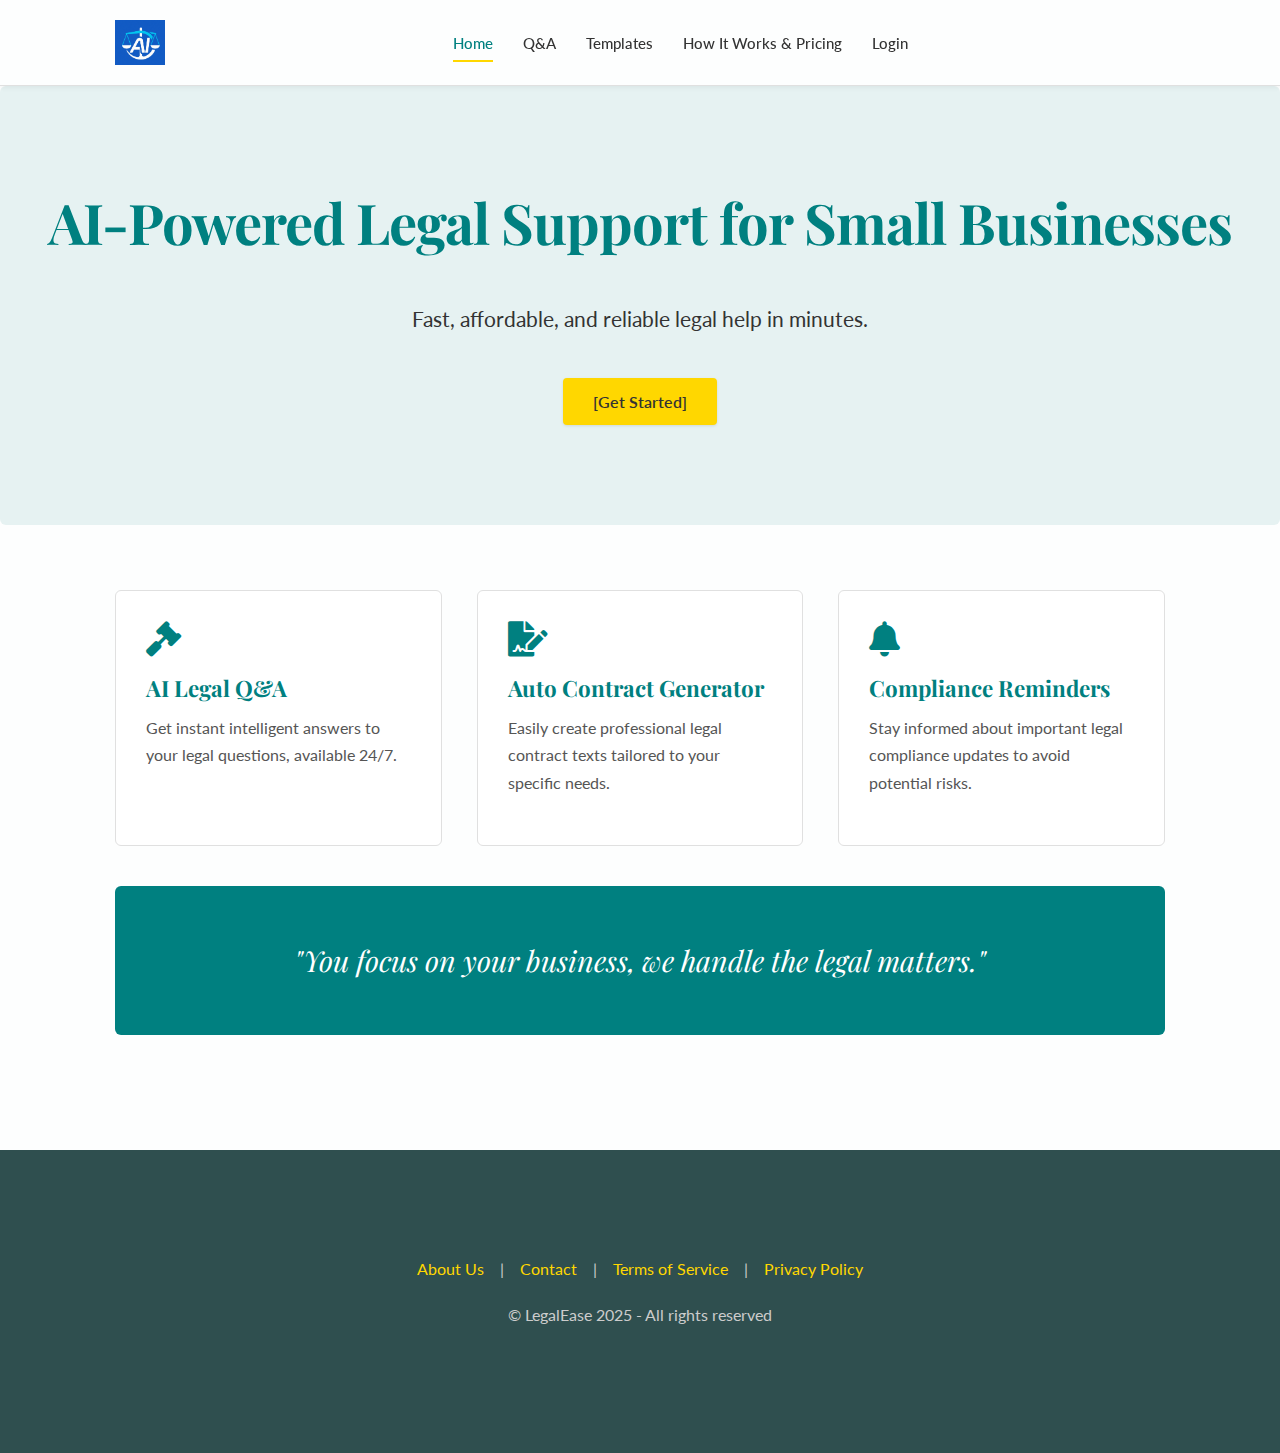
<file: index.html>
<!DOCTYPE html>
<html lang="zh-CN">
<head>
    <meta charset="UTF-8">
    <meta name="viewport" content="width=device-width, initial-scale=1.0">
    <link href="https://fonts.googleapis.com/css2?family=Lato:wght@300;400;700&family=Playfair+Display:wght@400;700&display=swap" rel="stylesheet">
    <link rel="stylesheet" href="https://cdnjs.cloudflare.com/ajax/libs/font-awesome/5.15.4/css/all.min.css">
    <link rel="stylesheet" href="css/style.css">
    <title>首页</title>
</head>
<body>
       <header>
           <div class="container header-container">
               <div class="logo">
                   <a href="index.html">
                       <!-- 您的Logo图片 -->
                       <img src="./img/logo.jpg" alt="LegalEase Logo">
                   </a>
               </div>
                           <nav class="main-navigation">
                                  <ul>
                                      <li><a href="index.html">Home</a></li>
                                      <li><a href="question and answer.html">Q&A</a></li>
                                      <li><a href="template.html">Templates</a></li>
                                      <li><a href="working principle.html">How It Works & Pricing</a></li>
                                      <li><a href="#">Login</a></li>
                                  </ul>
                              </nav>
                              <div class="header-search-area">
                              </div>
                          </div>
                      </header>
               
                   <main>
                       <section id="hero-banner">
                           <h1>AI-Powered Legal Support for Small Businesses</h1>
                           <p>Fast, affordable, and reliable legal help in minutes.</p>
                           <button type="button" id="open-modal-btn">[Get Started]</button>
                       </section>
               
                       <div class="container">
                           <section id="core-features">
                               <div class="feature-item" data-feature="qa">
                                   <i class="fas fa-gavel fa-2x icon-interactive"></i>
                                   <h3>AI Legal Q&A</h3>
                                   <p>Get instant intelligent answers to your legal questions, available 24/7.</p>
                               </div>
                               <div class="feature-item" data-feature="generator">
                                   <i class="fas fa-file-signature fa-2x icon-interactive"></i>
                                   <h3>Auto Contract Generator</h3>
                                   <p>Easily create professional legal contract texts tailored to your specific needs.</p>
                               </div>
                               <div class="feature-item" data-feature="reminders">
                                   <i class="fas fa-bell fa-2x icon-interactive"></i>
                                   <h3>Compliance Reminders</h3>
                                   <p>Stay informed about important legal compliance updates to avoid potential risks.</p>
                               </div>
                           </section>
               
                           <!-- Area to display core feature descriptions -->
                           <section id="feature-description-area" class="feature-description-hidden">
                               <p id="feature-description-text"></p>
                           </section>
               
                           <section id="quote-section">
                               <blockquote>
                                   <p>"You focus on your business, we handle the legal matters."</p>
                               </blockquote>
                           </section>
                       </div>
                   </main>
               
                   <footer>
                       <div class="container">
                           <p><a href="#">About Us</a> | <a href="#">Contact</a> | <a href="#">Terms of Service</a> | <a href="#">Privacy Policy</a></p>
                           <p>© LegalEase 2025 - All rights reserved</p>
                       </div>
                   </footer>
               
                   <!-- Modal Pop-up -->
                   <div id="info-modal" class="modal">
                       <div class="modal-content">
                           <span class="close-btn">×</span>
                           <h2>Welcome to LegalEase!</h2>
                           <p>We are dedicated to providing convenient and intelligent legal services for small businesses.</p>
                           <ul>
                               <li><i class="fas fa-check-circle"></i> AI-Powered Legal Q&A</li>
                               <li><i class="fas fa-check-circle"></i> Automated Contract Generation</li>
                               <li><i class="fas fa-check-circle"></i> Real-time Compliance Reminders</li>
                           </ul>
                           <p>Click the buttons below to explore more features or start your experience now!</p>
                           <a href="how-it-works-pricing.html" class="button-style" style="margin-right: 10px;">Learn More</a>
                           <a href="templates.html" class="button-style">[Choose Contract Template]</a>
                       </div>
                   </div>

    <script src="js/script.js"></script>
</body>
</html>
</file>
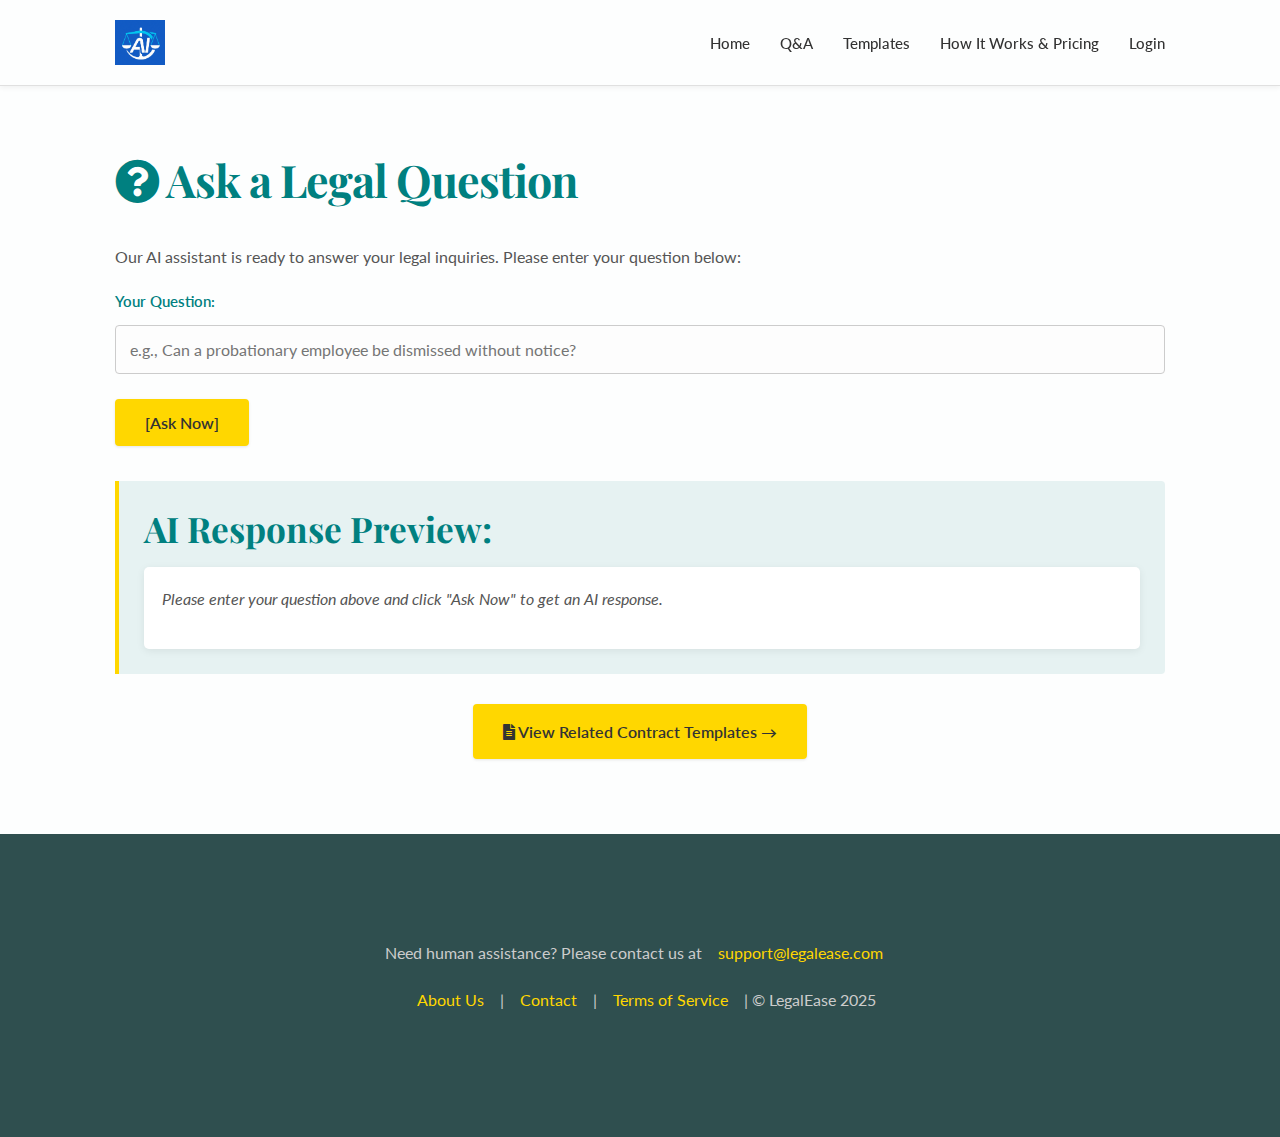
<file: question and answer.html>
<!DOCTYPE html>
<html lang="zh-CN">
<head>
    <meta charset="UTF-8">
    <meta name="viewport" content="width=device-width, initial-scale=1.0">
    <link href="https://fonts.googleapis.com/css2?family=Lato:wght@300;400;700&family=Playfair+Display:wght@400;700&display=swap" rel="stylesheet">
    <link rel="stylesheet" href="https://cdnjs.cloudflare.com/ajax/libs/font-awesome/5.15.4/css/all.min.css">
    <link rel="stylesheet" href="css/style.css">
    <title>法律问答</title>
</head>
<body>
    <header>
        <div class="container">
            <div class="logo">
                <a href="index.html">
                    <!--logo -->
                    <img src="./img/logo.jpg" alt="LegalEase Logo">
                </a>
            </div>
            <nav>
                            <nav class="main-navigation">
                                <ul>
                                    <li><a href="index.html">Home</a></li>
                                    <li><a href="question and answer.html">Q&A</a></li>
                                    <li><a href="template.html">Templates</a></li>
                                    <li><a href="working principle.html">How It Works & Pricing</a></li>
                                    <li><a href="#">Login</a></li>
                                </ul>
                            </nav>
                        </div>
                    </header>
                
                    <div class="container">
                        <main>
                            <h1><i class="fas fa-question-circle icon-interactive"></i> Ask a Legal Question</h1>
                            <p>Our AI assistant is ready to answer your legal inquiries. Please enter your question below:</p>
                            <form id="qa-form">
                                <div>
                                    <label for="legal-question">Your Question:</label>
                                    <input type="text" id="legal-question" name="legal-question" placeholder="e.g., Can a probationary employee be dismissed without notice?" required>
                                </div>
                                <button type="submit" id="submit-question-btn">[Ask Now]</button>
                            </form>
                
                            <section id="response-area">
                                <h2>AI Response Preview:</h2>
                                <div class="ai-bubble" id="ai-response-bubble">
                                    <p id="ai-response-text"><em>Please enter your question above and click "Ask Now" to get an AI response.</em></p>
                                </div>
                            </section>
                
                            <section id="quick-link" style="margin-top: 30px; text-align: center;">
                                <a href="templates.html" class="button-style"><i class="fas fa-file-alt"></i> View Related Contract Templates →</a>
                            </section>
                        </main>
                    </div>
                
                    <footer>
                        <div class="container">
                            <p>Need human assistance? Please contact us at <a href="mailto:support@legalease.com">support@legalease.com</a></p>
                            <p><a href="#">About Us</a> | <a href="#">Contact</a> | <a href="#">Terms of Service</a> | © LegalEase 2025</p>
                        </div>
                    </footer>
    </footer>
    <script src="js/script.js"></script>
</body>
</html>
</file>
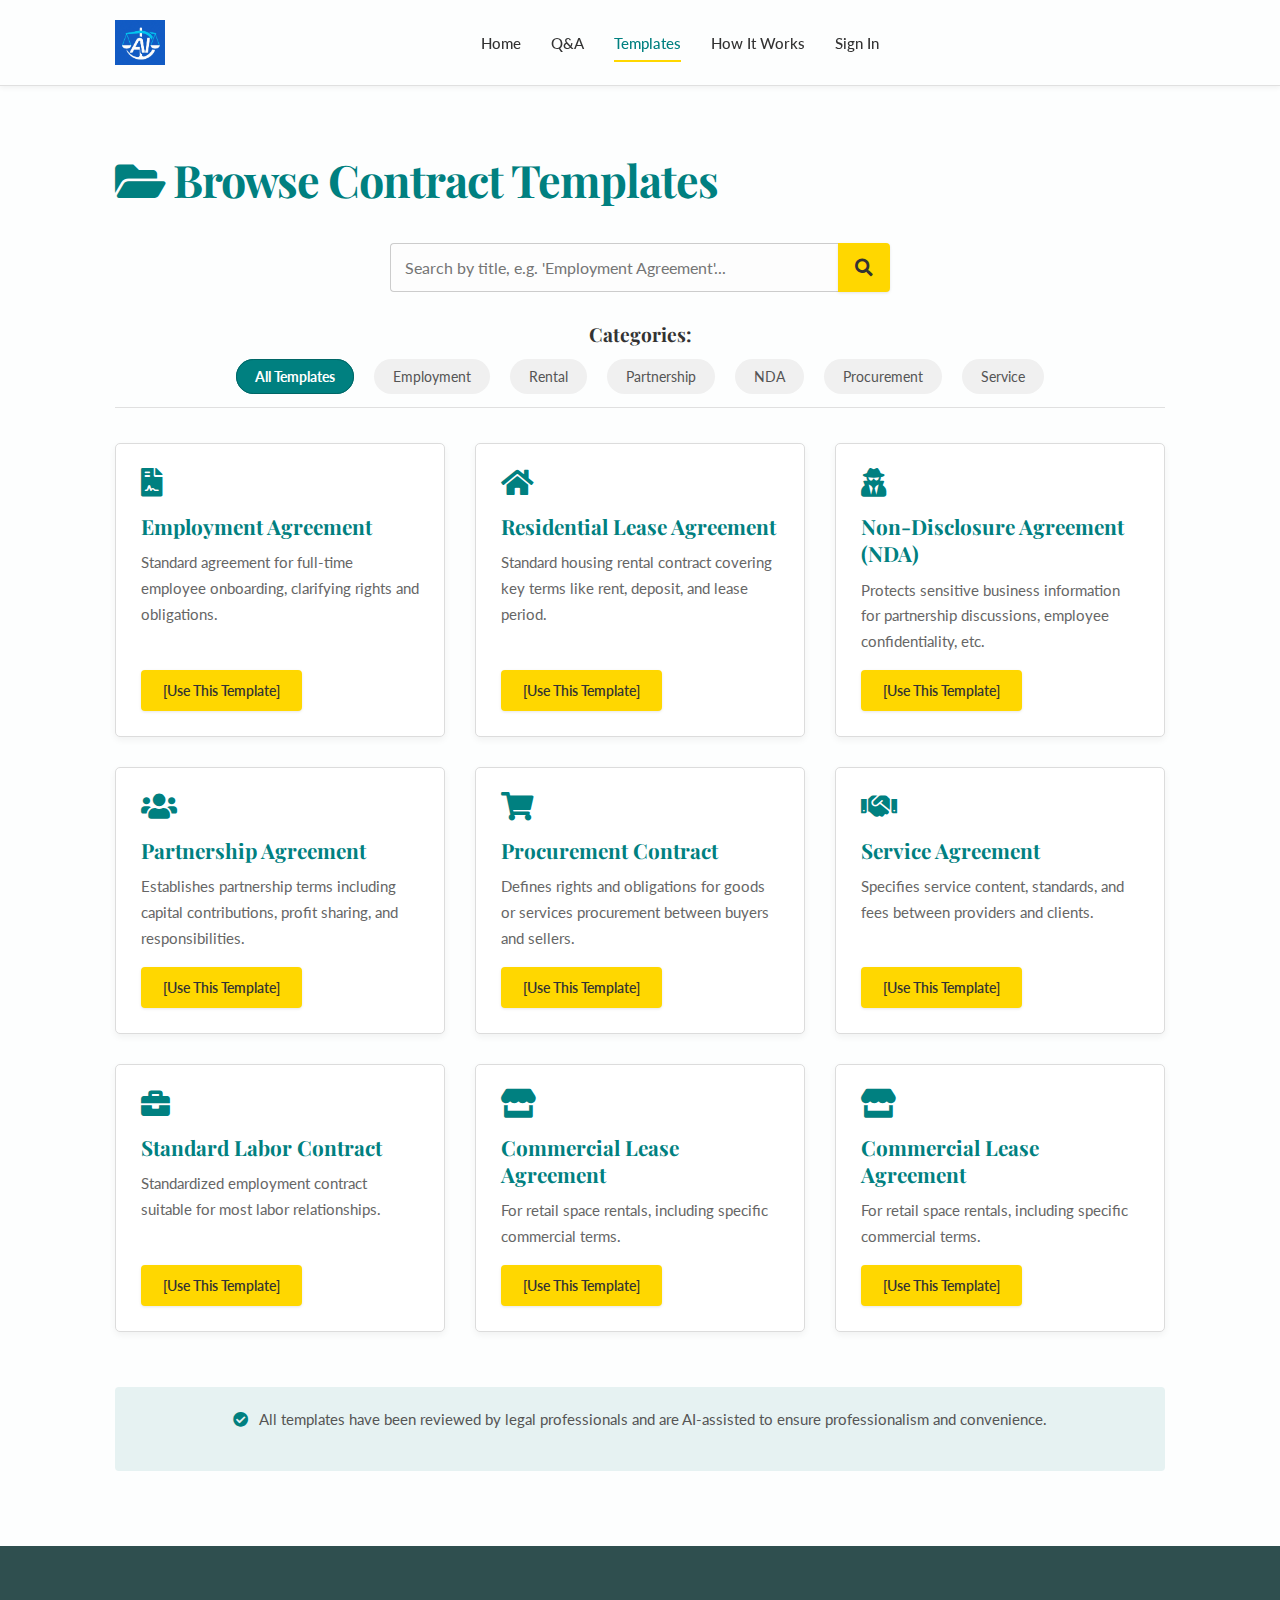
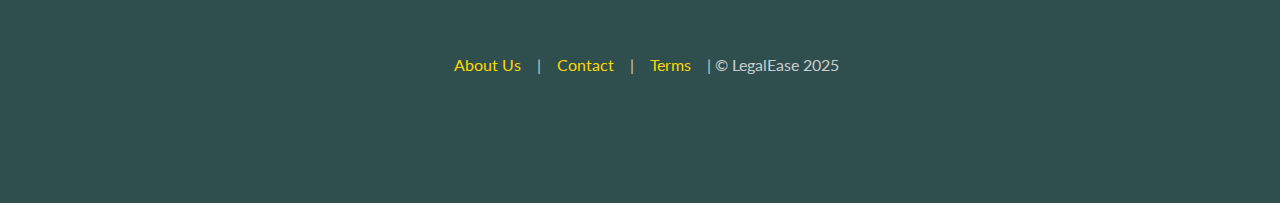
<file: template.html>
<!DOCTYPE html>
<html lang="zh-CN">
<head>
    <meta charset="UTF-8">
    <meta name="viewport" content="width=device-width, initial-scale=1.0">
    <link href="https://fonts.googleapis.com/css2?family=Lato:wght@300;400;700&family=Playfair+Display:wght@400;700&display=swap" rel="stylesheet">
    <link rel="stylesheet" href="https://cdnjs.cloudflare.com/ajax/libs/font-awesome/5.15.4/css/all.min.css">
    <link rel="stylesheet" href="css/style.css">
    <title>合同模板</title>
</head>
<body>
        <header>
            <div class="container header-container"> 
                <div class="logo">
                    <a href="index.html">
                        <!-- 您的Logo图片 -->
                        <img src="./img/logo.jpg" alt="LegalEase Logo">
                    </a>
                </div>
               <nav class="main-navigation">
                   <ul>
                       <li><a href="index.html">Home</a></li>
                       <li><a href="question and answer.html">Q&A</a></li>
                       <li><a href="template.html">Templates</a></li>
                       <li><a href="working principle.html">How It Works</a></li>
                       <li><a href="#">Sign In</a></li>
                   </ul>
               </nav>
               <div class="header-search-area">
               </div>
               </div>
               </header>
               
               <div class="container">
                   <main>
                       <h1><i class="fas fa-folder-open icon-interactive"></i> Browse Contract Templates</h1>
                       <div class="template-controls">
                           <div class="search-bar-container">
                               <label for="search-templates" class="sr-only">Search Templates</label>
                               <input type="search" id="search-templates-input" name="search-templates" placeholder="Search by title, e.g. 'Employment Agreement'...">
                               <button id="search-templates-btn" class="button-style search-btn"><i class="fas fa-search"></i></button>
                           </div>
                       </div>
               
                       <nav id="template-categories">
                           <h3>Categories:</h3>
                           <a href="#" data-category="all" class="category-link active">All Templates</a>
                           <a href="#" data-category="employment" class="category-link">Employment</a>
                           <a href="#" data-category="rental" class="category-link">Rental</a>
                           <a href="#" data-category="partnership" class="category-link">Partnership</a>
                           <a href="#" data-category="nda" class="category-link">NDA</a>
                           <a href="#" data-category="procurement" class="category-link">Procurement</a>
                           <a href="#" data-category="service" class="category-link">Service</a>
                       </nav>
               
                       <section id="template-cards">
                           <article class="template-card" data-category="employment">
                               <i class="fas fa-file-contract fa-2x card-icon icon-interactive"></i>
                               <h3 class="template-title">Employment Agreement</h3>
                               <p class="template-description">Standard agreement for full-time employee onboarding, clarifying rights and obligations.</p>
                               <button type="button" class="cta-button fill-template-btn">[Use This Template]</button>
                           </article>
                           <article class="template-card" data-category="rental">
                               <i class="fas fa-home fa-2x card-icon icon-interactive"></i>
                               <h3 class="template-title">Residential Lease Agreement</h3>
                               <p class="template-description">Standard housing rental contract covering key terms like rent, deposit, and lease period.</p>
                               <button type="button" class="cta-button fill-template-btn">[Use This Template]</button>
                           </article>
                           <article class="template-card" data-category="nda">
                               <i class="fas fa-user-secret fa-2x card-icon icon-interactive"></i>
                               <h3 class="template-title">Non-Disclosure Agreement (NDA)</h3>
                               <p class="template-description">Protects sensitive business information for partnership discussions, employee confidentiality, etc.</p>
                               <button type="button" class="cta-button fill-template-btn">[Use This Template]</button>
                           </article>
                           <article class="template-card" data-category="partnership">
                               <i class="fas fa-users fa-2x card-icon icon-interactive"></i>
                               <h3 class="template-title">Partnership Agreement</h3>
                               <p class="template-description">Establishes partnership terms including capital contributions, profit sharing, and responsibilities.</p>
                               <button type="button" class="cta-button fill-template-btn">[Use This Template]</button>
                           </article>
                           <article class="template-card" data-category="procurement">
                               <i class="fas fa-shopping-cart fa-2x card-icon icon-interactive"></i>
                               <h3 class="template-title">Procurement Contract</h3>
                               <p class="template-description">Defines rights and obligations for goods or services procurement between buyers and sellers.</p>
                               <button type="button" class="cta-button fill-template-btn">[Use This Template]</button>
                           </article>
                           <article class="template-card" data-category="service">
                               <i class="fas fa-handshake fa-2x card-icon icon-interactive"></i>
                               <h3 class="template-title">Service Agreement</h3>
                               <p class="template-description">Specifies service content, standards, and fees between providers and clients.</p>
                               <button type="button" class="cta-button fill-template-btn">[Use This Template]</button>
                           </article>
                           <article class="template-card" data-category="employment">
                               <i class="fas fa-briefcase fa-2x card-icon icon-interactive"></i>
                               <h3 class="template-title">Standard Labor Contract</h3>
                               <p class="template-description">Standardized employment contract suitable for most labor relationships.</p>
                               <button type="button" class="cta-button fill-template-btn">[Use This Template]</button>
                           </article>
                           <article class="template-card" data-category="rental">
                               <i class="fas fa-store fa-2x card-icon icon-interactive"></i>
                               <h3 class="template-title">Commercial Lease Agreement</h3>
                               <p class="template-description">For retail space rentals, including specific commercial terms.</p>
                               <button type="button" class="cta-button fill-template-btn">[Use This Template]</button>
                           </article>
                           <article class="template-card" data-category="rental">
                               <i class="fas fa-store fa-2x card-icon icon-interactive"></i>
                               <h3 class="template-title">Commercial Lease Agreement</h3>
                               <p class="template-description">For retail space rentals, including specific commercial terms.</p>
                               <button type="button" class="cta-button fill-template-btn">[Use This Template]</button>
                           </article>
                       </section>
               
                       <!-- Dynamic Form -->
                       <section id="template-fill-area" class="template-fill-area-hidden">
                           <h3 id="fill-area-title">Filling: <span id="filling-template-name"></span></h3>
                           <div id="fill-form-container">
                               <!-- Dynamic content will be inserted here -->
                           </div>
                           <button id="submit-filled-template-btn" class="button-style">[Submit]</button>
                           <button id="cancel-fill-template-btn" class="button-style secondary-btn">[Cancel]</button>
                       </section>
               
                       <div class="message-below" style="margin-top: 30px;">
                           <p><i class="fas fa-check-circle"></i> All templates have been reviewed by legal professionals and are AI-assisted to ensure professionalism and convenience.</p>
                       </div>
                   </main>
               </div>
               
               <footer>
                   <div class="container">
                       <p><a href="#">About Us</a> | <a href="#">Contact</a> | <a href="#">Terms</a> | © LegalEase 2025</p>
                   </div>
               </footer>
               
               <!-- Success Notification -->
               <div id="success-modal" class="modal">
                   <div class="modal-content" style="max-width: 400px; text-align: center;">
                       <span class="close-btn success-modal-close">×</span>
                       <i class="fas fa-check-circle fa-3x" style="color: #28a745; margin-bottom: 15px;"></i>
                       <h2>Success!</h2>
                       <p>Your template has been submitted.</p>
                       <button class="button-style success-modal-close">[Close]</button>
                   </div>
               </div>

    <script src="js/script.js"></script>
</body>
</html>
</file>
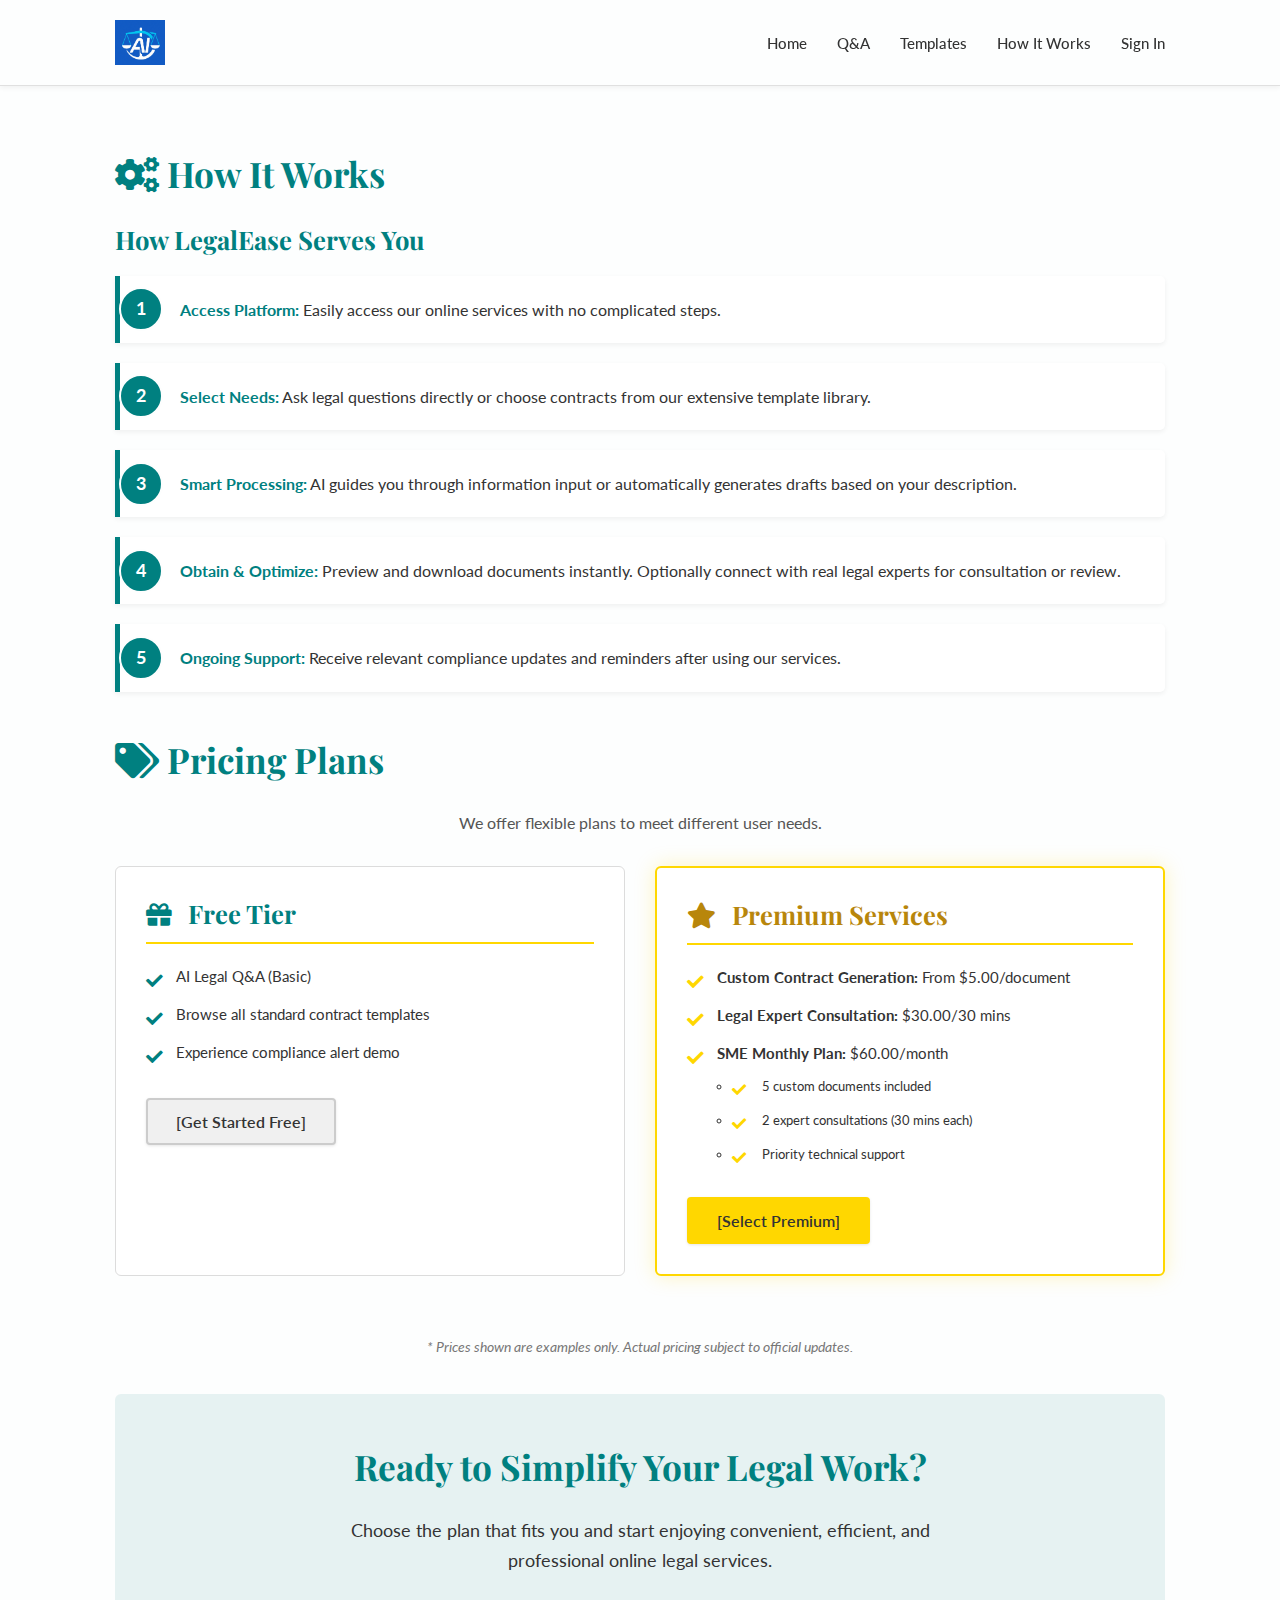
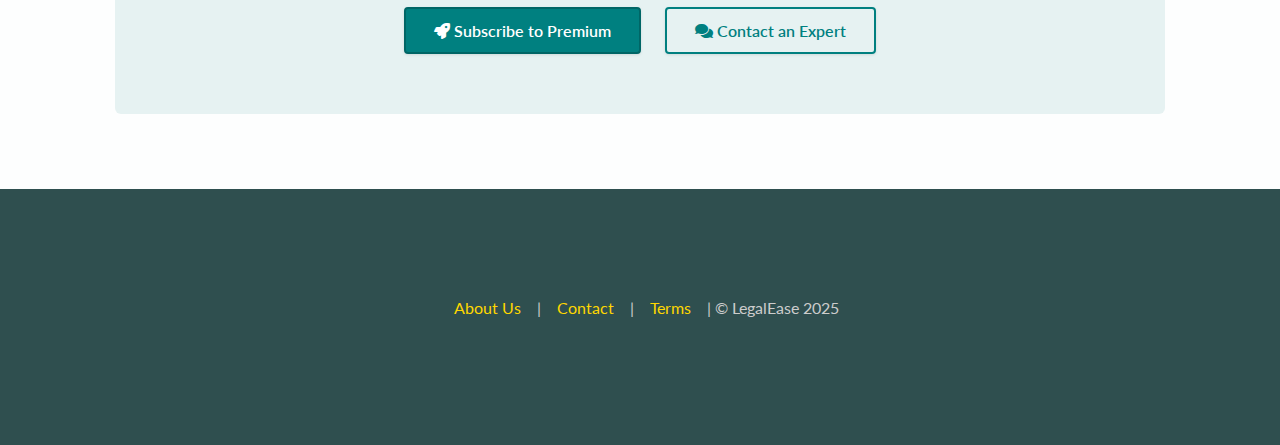
<file: working principle.html>
<!DOCTYPE html>
<html lang="en">
<head>
    <meta charset="UTF-8">
    <meta name="viewport" content="width=device-width, initial-scale=1.0">
    <link href="https://fonts.googleapis.com/css2?family=Lato:wght@300;400;700&family=Playfair+Display:wght@400;700&display=swap" rel="stylesheet">
    <link rel="stylesheet" href="https://cdnjs.cloudflare.com/ajax/libs/font-awesome/5.15.4/css/all.min.css">
    <link rel="stylesheet" href="css/style.css">
    <title>How It Works & Pricing</title>
</head>
<body>
    <header>
        <div class="container">
            <div class="logo">
                <a href="index.html">
                    <img src="./img/logo.jpg" alt="LegalEase Logo">
                </a>
            </div>
            <nav>
                <ul>
                    <li><a href="index.html">Home</a></li>
                    <li><a href="question and answer.html">Q&A</a></li>
                    <li><a href="template.html">Templates</a></li>
                    <li><a href="working principle.html">How It Works</a></li>
                    <li><a href="#">Sign In</a></li>
                </ul>
            </nav>
        </div>
    </header>

    <div class="container">
        <main>
            <section id="how-it-works">
                <h2><i class="fas fa-cogs icon-interactive"></i> How It Works</h2>
                <h3>How LegalEase Serves You</h3>
                <ol>
                    <li class="how-it-works-step"><strong>Access Platform:</strong> Easily access our online services with no complicated steps.</li>
                    <li class="how-it-works-step"><strong>Select Needs:</strong> Ask legal questions directly or choose contracts from our extensive template library.</li>
                    <li class="how-it-works-step"><strong>Smart Processing:</strong> AI guides you through information input or automatically generates drafts based on your description.</li>
                    <li class="how-it-works-step"><strong>Obtain & Optimize:</strong> Preview and download documents instantly. Optionally connect with real legal experts for consultation or review.</li>
                    <li class="how-it-works-step"><strong>Ongoing Support:</strong> Receive relevant compliance updates and reminders after using our services.</li>
                </ol>
            </section>

            <section id="pricing">
                <h2><i class="fas fa-tags icon-interactive"></i> Pricing Plans</h2>
                <p style="text-align:center; margin-bottom:30px;">We offer flexible plans to meet different user needs.</p>
                
                <div class="pricing-grid"> 
                    <div class="pricing-section pricing-card"> 
                        <h3><i class="fas fa-gift"></i> Free Tier</h3>
                        <ul>
                            <li>AI Legal Q&A (Basic)</li>
                            <li>Browse all standard contract templates</li>
                            <li>Experience compliance alert demo</li>
                        </ul>
                         <button type="button" id="free-start-btn" class="button-style" style="margin-top: 20px; background-color: #f0f0f0; color: #333; border-color: #ccc;">[Get Started Free]</button>
                    </div>

                    <div class="pricing-section pricing-card premium-services highlight-plan"> 
                        <h3><i class="fas fa-star"></i> Premium Services</h3>
                        <ul>
                            <li><strong>Custom Contract Generation:</strong> From $5.00/document</li>
                            <li><strong>Legal Expert Consultation:</strong> $30.00/30 mins</li>
                            <li><strong>SME Monthly Plan:</strong> $60.00/month
                                <ul style="margin-left: 15px; margin-top: 8px; font-size: 0.9em; list-style-type: circle;">
                                    <li>5 custom documents included</li>
                                    <li>2 expert consultations (30 mins each)</li>
                                    <li>Priority technical support</li>
                                </ul>
                            </li>
                        </ul>
                        <button type="button" id="select-premium-btn" class="button-style" style="margin-top: 20px;">[Select Premium]</button>
                    </div>
                </div>
                 <p style="font-size:0.85em; color: #777; margin-top:25px; text-align:center;"><i>* Prices shown are examples only. Actual pricing subject to official updates.</i></p>
            </section>

            <section id="call-to-action">
                <h2>Ready to Simplify Your Legal Work?</h2>
                <p>Choose the plan that fits you and start enjoying convenient, efficient, and professional online legal services.</p>
                <button type="button" class="primary-cta"><i class="fas fa-rocket"></i> Subscribe to Premium</button>
                <button type="button" style="background-color: transparent; border-color: #008080; color: #008080;"><i class="fas fa-comments"></i> Contact an Expert</button>
            </section>
        </main>
    </div>

    <footer>
        <div class="container">
             <p><a href="#">About Us</a> | <a href="#">Contact</a> | <a href="#">Terms</a> | © LegalEase 2025</p>
        </div>
    </footer>

    <!-- Generic Modal for Notifications -->
    <div id="notification-modal" class="modal">
        <div class="modal-content" style="max-width: 450px; text-align: center;">
            <span class="close-btn notification-modal-close">×</span>
            <div id="notification-modal-icon">
                {/* Icon will be set by JS */}
            </div>
            <h2 id="notification-modal-title">Notification</h2>
            <p id="notification-modal-message">Message content</p>
            <div id="notification-modal-actions">
                {/* Action buttons will be set by JS if needed */}
                <button class="button-style notification-modal-close">[Got It]</button>
            </div>
        </div>
    </div>

    <script src="js/script.js"></script>
</body>
</html>
</file>
<file: css/style.css>
/* Global Resets and Base Styles - New Style */
* {
    box-sizing: border-box;
    margin: 0;
    padding: 0;
}

body {
    font-family: 'Lato', sans-serif; /* New Body Font */
    line-height: 1.7;
    color: #333333; /* Dark Gray Text */
    background-color: #FDFEFE; /* Off-White Background */
    font-size: 16px; /* Base font size */
}

.container {
    width: 90%;
    max-width: 1100px; /* Slightly narrower for a more focused feel */
    margin: 40px auto;
    padding: 25px;
}

h1, h2, h3, h4, h5, h6 {
    font-family: 'Playfair Display', serif; /* New Heading Font */
    color: #008080; /* Dark Teal */
    margin-bottom: 0.75em;
    font-weight: 700; /* Playfair Display often looks better bolder */
    line-height: 1.3;
}

h1 { font-size: 2.8em; letter-spacing: -1px; }
h2 { font-size: 2.2em; }
h3 { font-size: 1.6em; }

p {
    margin-bottom: 1.2em;
    color: #555555; /* Slightly lighter than main text */
}

a {
    color: #008080; /* Dark Teal for links */
    text-decoration: none;
    transition: color 0.3s ease;
}

a:hover {
    color: #FFD700; /* Gold on hover */
    text-decoration: none; /* Remove underline, rely on color change */
}

button, .button-style {
    display: inline-block;
    background-color: #FFD700; /* Gold Accent */
    color: #333333; /* Dark text on gold for contrast */
    padding: 12px 28px;
    border: 2px solid #FFD700; /* Gold border */
    border-radius: 4px; /* Subtle rounded corners */
    font-size: 1em;
    font-family: 'Lato', sans-serif;
    font-weight: 600;
    cursor: pointer;
    text-align: center;
    text-decoration: none;
    transition: background-color 0.3s ease, color 0.3s ease, transform 0.2s ease, border-color 0.3s ease;
    box-shadow: 0 1px 3px rgba(0,0,0,0.1);
}

button:hover, .button-style:hover {
    background-color: #008080; /* Dark Teal on hover */
    color: white;
    border-color: #006666; /* Darker Teal border */
    transform: translateY(-1px);
}

/* Header & Navigation - New Style */
header {
    background-color: #FDFEFE; /* Off-white to blend with body */
    padding: 20px 0;
    border-bottom: 1px solid #e0e0e0; /* Subtle separator */
    position: sticky;
    top: 0;
    z-index: 1000;
    box-shadow: 0 2px 5px rgba(0,0,0,0.05);
}

header .container {
    display: flex;
    justify-content: space-between;
    align-items: center;
    margin-top: 0; margin-bottom: 0; /* Remove container margins for header */
    padding-top: 0; padding-bottom: 0;
}

.logo {
    font-family: 'Playfair Display', serif;
    font-size: 2em;
    font-weight: bold;
    color: #008080; /* Dark Teal */
}
.logo a { color: #008080; }
.logo a:hover { color: #FFD700; }


nav ul {
    list-style-type: none;
    display: flex;
}

nav ul li {
    margin-left: 30px;
}

nav ul li a {
    color: #333333;
    font-weight: 500;
    font-size: 0.95em;
    padding: 8px 0;
    position: relative;
}
nav ul li a::after { /* Underline effect for active/hover */
    content: '';
    position: absolute;
    width: 0;
    height: 2px;
    bottom: -2px;
    left: 0;
    background-color: #FFD700; /* Gold */
    transition: width 0.3s ease;
}
nav ul li a:hover::after, nav ul li a.active::after {
    width: 100%;
}
nav ul li a.active {
    color: #008080; /* Teal for active link */
}

/* Footer - New Style */
footer {
    text-align: center;
    padding: 40px 20px;
    background-color: #2F4F4F; /* Dark Slate Gray - a bit muted from Teal */
    color: #cccccc; /* Light gray text */
    margin-top: 50px;
}

footer a {
    color: #FFD700; /* Gold links in footer */
    margin: 0 12px;
}
footer a:hover {
    color: #ffffff;
}
footer p { color: #cccccc; }


/* Hero Banner (index.html) - New Style */
#hero-banner {
    background-color: #e6f2f2; /* Very Light Teal */
    color: #008080; /* Dark Teal text */
    padding: 100px 20px;
    text-align: center;
    border-radius: 6px;
    margin-bottom: 40px;
}
#hero-banner h1 {
    color: #008080; /* Dark Teal */
    font-size: 3.5em; /* Larger heading */
}
#hero-banner p {
    font-size: 1.3em;
    margin-bottom: 2em;
    color: #333; /* Darker for readability */
    max-width: 700px;
    margin-left: auto;
    margin-right: auto;
}

/* Core Features (index.html) - New Style */
#core-features {
    display: grid;
    grid-template-columns: repeat(auto-fit, minmax(280px, 1fr));
    gap: 35px;
    text-align: left; /* Align text to left within feature item */
    margin-bottom: 40px;
}
.feature-item {
    background-color: #ffffff;
    padding: 30px;
    border: 1px solid #e0e0e0; /* Subtle border */
    border-radius: 6px;
    transition: transform 0.3s ease, box-shadow 0.3s ease;
}
.feature-item:hover {
    transform: translateY(-5px);
    box-shadow: 0 8px 20px rgba(0, 128, 128, 0.1); /* Teal shadow */
}
.feature-item i { /* Icon Styling */
    font-size: 2.2em;
    color: #008080; /* Dark Teal */
    margin-bottom: 18px;
    display: block; /* Make icon block for better spacing */
    transition: color 0.3s ease, transform 0.3s ease;
}
.feature-item:hover i.icon-interactive { /* New class for icon interaction */
    color: #FFD700; /* Gold on hover */
    transform: translateY(-3px) scale(1.05);
}
.feature-item h3 {
    font-size: 1.4em;
    color: #008080;
    margin-bottom: 0.5em;
}

/* Quote Section - New Style */
#quote-section {
    text-align: center;
    padding: 50px 20px;
    background-color: #008080; /* Dark Teal background */
    border-radius: 6px;
    margin-bottom: 40px;
}
#quote-section blockquote {
    font-family: 'Playfair Display', serif;
    font-size: 1.8em;
    font-style: italic;
    color: #ffffff; /* White text */
    margin: 0;
}
#quote-section blockquote p {
    margin: 0;
    color: #ffffff;
}

/* Form Styling (General) - New Style */
form div {
    margin-bottom: 25px;
}
label {
    display: block;
    margin-bottom: 10px;
    font-weight: 600; /* Bolder labels */
    color: #008080; /* Dark Teal */
    font-size: 0.95em;
}
input[type="text"],
input[type="search"],
input[type="email"],
textarea {
    width: 100%;
    padding: 14px; /* More padding */
    border: 1px solid #cccccc;
    border-radius: 4px;
    font-size: 1em;
    font-family: 'Lato', sans-serif;
    transition: border-color 0.3s ease, box-shadow 0.3s ease;
    background-color: #fdfdfd;
}
input[type="text"]:focus,
input[type="search"]:focus,
input[type="email"]:focus,
textarea:focus {
    border-color: #FFD700; /* Gold border on focus */
    box-shadow: 0 0 0 0.15rem rgba(255, 215, 0, 0.3); /* Gold glow */
    outline: none;
}
textarea {
    min-height: 120px;
    resize: vertical;
}

/* Q&A Page Specific - New Style */
#response-area {
    margin-top: 35px;
    padding: 25px;
    background-color: #e6f2f2; /* Very Light Teal */
    border-left: 4px solid #FFD700; /* Gold accent line */
    border-radius: 0 4px 4px 0;
}
#response-area h2 { margin-bottom: 15px; }
#response-area .ai-bubble {
    background-color: #ffffff;
    padding: 18px;
    border-radius: 5px;
    color: #333;
    box-shadow: 0 2px 8px rgba(0,0,0,0.07);
}
#response-area .ai-bubble strong { color: #008080; }


/* Template Page Specific - New Style */
#template-categories {
    margin-bottom: 35px;
    padding-bottom: 18px;
    border-bottom: 1px solid #e0e0e0;
    text-align: center; /* Center categories */
}
#template-categories h3 {
    display: block; /* Stack title above links */
    margin-bottom: 15px;
    font-size: 1.2em;
    color: #333;
}
#template-categories a {
    margin: 0 8px 8px 8px; /* Add bottom margin for wrapping */
    padding: 8px 18px;
    background-color: #f0f0f0;
    border-radius: 20px; /* Pill shape */
    font-size: 0.9em;
    color: #555;
    border: 1px solid transparent;
    transition: background-color 0.3s, color 0.3s, border-color 0.3s;
}
#template-categories a:hover, #template-categories a.active {
    background-color: #008080; /* Dark Teal */
    color: white;
    text-decoration: none;
    border-color: #006666;
}

#template-cards {
    display: grid;
    grid-template-columns: repeat(auto-fit, minmax(300px, 1fr)); /* Consistent card width */
    gap: 30px;
    margin-bottom: 25px;
}
.template-card {
    background-color: #ffffff;
    border: 1px solid #dcdcdc; /* Slightly darker border */
    border-radius: 5px;
    padding: 25px;
    box-shadow: 0 3px 7px rgba(0,0,0,0.05);
    transition: transform 0.3s ease, box-shadow 0.3s ease;
    display: flex;
    flex-direction: column;
}
.template-card:hover {
    transform: translateY(-6px);
    box-shadow: 0 10px 25px rgba(0, 128, 128, 0.12); /* Teal shadow */
}
.template-card .card-icon { /* For icon inside card */
    font-size: 1.8em;
    margin-bottom: 15px;
    color: #008080; /* Teal */
    transition: color 0.3s ease, transform 0.3s ease;
}
.template-card:hover .card-icon.icon-interactive {
    color: #FFD700; /* Gold */
    transform: scale(1.1);
}
.template-card h3 {
    font-size: 1.3em;
    color: #008080; /* Teal */
    margin-bottom: 0.5em;
}
.template-card p {
    font-size: 0.95em;
    flex-grow: 1;
    color: #666;
    margin-bottom: 1em;
}
.template-card .cta-button {
    align-self: flex-start;
    padding: 10px 20px; /* Smaller button for cards */
    font-size: 0.9em;
}
.message-below {
    text-align: center;
    padding: 20px;
    background-color: #e6f2f2; /* Light Teal */
    border-radius: 4px;
    font-style: normal;
    color: #008080; /* Teal text */
    font-size: 0.95em;
}
.message-below i { margin-right: 8px; color: #008080; }


/* How It Works & Pricing Page Specific - New Style */
#how-it-works ol {
    list-style-type: none;
    counter-reset: step-counter;
    padding-left: 0;
}
#how-it-works li {
    counter-increment: step-counter;
    margin-bottom: 20px;
    padding: 20px;
    background-color: #ffffff;
    border-left: 5px solid #008080; /* Teal accent line for steps */
    border-radius: 0 5px 5px 0;
    position: relative;
    padding-left: 60px; /* Space for counter */
    box-shadow: 0 2px 5px rgba(0,0,0,0.06);
}
#how-it-works li::before {
    content: counter(step-counter);
    position: absolute;
    left: -1px; /* Align with border */
    top: 50%;
    transform: translateY(-50%);
    background-color: #008080; /* Teal */
    color: white;
    width: 40px; /* Larger counter */
    height: 40px;
    border-radius: 50%;
    display: flex;
    justify-content: center;
    align-items: center;
    font-weight: bold;
    font-family: 'Lato', sans-serif;
    font-size: 1.1em;
    border: 2px solid #FDFEFE; /* Border to pop it from the line */
}
#how-it-works li strong { color: #008080; }

#pricing {
    margin-top: 45px;
}
#pricing .pricing-section {
    margin-bottom: 35px;
    padding: 30px;
    border: 1px solid #dcdcdc;
    border-radius: 6px;
    background-color: #fff;
}
#pricing .pricing-section h3 {
    color: #008080; /* Teal */
    border-bottom: 2px solid #FFD700; /* Gold accent */
    padding-bottom: 12px;
    margin-bottom: 20px;
}
#pricing .pricing-section h3 i { margin-right: 10px; }
#pricing ul {
    list-style-type: none;
    padding-left: 0;
}
#pricing ul li {
    margin-bottom: 12px;
    padding-left: 30px;
    position: relative;
    font-size: 0.95em;
}
#pricing ul li::before {
    content: "\f00c"; /* Font Awesome check icon */
    font-family: "Font Awesome 5 Free";
    font-weight: 900;
    color: #008080; /* Teal for check */
    position: absolute;
    left: 0;
    top: 3px;
    font-size: 1.1em;
}
#pricing .premium-services li::before {
    color: #FFD700; /* Gold for premium features checks */
}
#pricing .highlight-plan {
    border: 2px solid #FFD700; /* Gold border */
    box-shadow: 0 0 20px rgba(255, 215, 0, 0.25); /* Gold glow */
}
#pricing .highlight-plan h3 {
    color: #B8860B; /* Darker Gold for highlighted plan title */
}

#call-to-action {
    text-align: center;
    padding: 50px 20px;
    background-color: #e6f2f2; /* Light Teal */
    border-radius: 6px;
    margin-top: 35px;
}
#call-to-action h2 {
    color: #008080; /* Teal */
}
#call-to-action p {
    color: #333;
    font-size: 1.1em;
    max-width: 600px;
    margin-left: auto;
    margin-right: auto;
}
#call-to-action button {
    margin: 10px;
}
/* Specific button for CTA if needed, otherwise default button style applies */
#call-to-action button.primary-cta {
    background-color: #008080; /* Teal */
    color: white;
    border-color: #006666;
}
#call-to-action button.primary-cta:hover {
    background-color: #006666;
    border-color: #005050;
}


/* Responsive Adjustments - New Style */
@media (max-width: 992px) {
    h1 { font-size: 2.4em; }
    #hero-banner h1 { font-size: 2.8em; }
    #hero-banner p { font-size: 1.15em; }
}

@media (max-width: 768px) {
    .container {
        width: 95%;
        padding: 20px;
    }
    header .container {
        flex-direction: column;
        align-items: center; /* Center logo and nav */
    }
    .logo { margin-bottom: 15px; }
    nav ul {
        flex-direction: column;
        align-items: center;
        width: 100%;
    }
    nav ul li {
        margin-left: 0;
        margin-bottom: 12px;
        width: 100%;
        text-align: center;
    }
    nav ul li a::after { left: 50%; transform: translateX(-50%); } /* Center underline */
    nav ul li a:hover::after, nav ul li a.active::after { width: 60%; } /* Shorter underline for stacked nav */


    h1 { font-size: 2em; }
    #hero-banner h1 { font-size: 2.3em; }
    #hero-banner p { font-size: 1.1em; }

    #core-features {
        grid-template-columns: 1fr; /* Stack features */
    }
    .feature-item { text-align: center; } /* Center content in stacked features */
    .feature-item i { margin-left: auto; margin-right: auto; } /* Center icon */

    #template-cards {
        grid-template-columns: 1fr; /* Stack cards */
    }
    .template-card .cta-button { align-self: center; } /* Center button in card */
}

@media (max-width: 480px) {
    body { font-size: 15px; }
    h1 { font-size: 1.8em; }
    #hero-banner { padding: 60px 15px; }
    #hero-banner h1 { font-size: 2em; }
    #hero-banner p { font-size: 1em; }
    button, .button-style { padding: 10px 20px; font-size: 0.95em; }
    input[type="text"], input[type="search"], input[type="email"], textarea { padding: 12px; }
}

/* css/style.css - 新增样式 */

/* Logo Image Styling */
.logo img {
    display: block; /* Removes extra space below image */
    max-height: 45px; /* Adjust as needed */
    width: auto;
}

/* Modal Styles */
.modal {
    display: none; /* Hidden by default */
    position: fixed; /* Stay in place */
    z-index: 1001; /* Sit on top */
    left: 0;
    top: 0;
    width: 100%; /* Full width */
    height: 100%; /* Full height */
    overflow: auto; /* Enable scroll if needed */
    background-color: rgba(0,0,0,0.6); /* Black w/ opacity */
    padding-top: 60px; /* Location of the box */
}

.modal-content {
    background-color: #FDFEFE;
    margin: 5% auto; /* 5% from the top and centered */
    padding: 30px;
    border: 1px solid #ccc;
    width: 80%; /* Could be more or less, depending on screen size */
    max-width: 600px; /* Maximum width */
    border-radius: 8px;
    box-shadow: 0 5px 15px rgba(0,0,0,0.2);
    position: relative;
    animation-name: animatetop;
    animation-duration: 0.4s
}

/* Add Animation */
@keyframes animatetop {
  from {top: -300px; opacity: 0}
  to {top: 0; opacity: 1}
}

.close-btn {
    color: #aaa;
    float: right;
    font-size: 28px;
    font-weight: bold;
    line-height: 1;
}

.close-btn:hover,
.close-btn:focus {
    color: #FFD700; /* Gold on hover */
    text-decoration: none;
    cursor: pointer;
}

.modal-content h2 {
    margin-top: 0;
    color: #008080; /* Dark Teal */
}
.modal-content ul {
    list-style: none;
    padding-left: 0;
    margin-bottom: 1.5em;
}
.modal-content ul li {
    margin-bottom: 0.8em;
    color: #333;
}
.modal-content ul li i {
    color: #008080; /* Dark Teal for check icon */
    margin-right: 10px;
}

/* Feature Description Area Styles */
#feature-description-area {
    background-color: #e6f2f2; /* Very Light Teal */
    padding: 25px;
    margin-top: 30px;
    border-radius: 6px;
    border-left: 5px solid #FFD700; /* Gold accent */
    transition: opacity 0.5s ease, max-height 0.5s ease, padding 0.5s ease, margin 0.5s ease;
    overflow: hidden;
}

#feature-description-area.feature-description-hidden {
    opacity: 0;
    max-height: 0;
    padding-top: 0;
    padding-bottom: 0;
    margin-top: 0;
    margin-bottom: 0;
    border-width: 0; /* Hide border when hidden */
}

#feature-description-area p {
    margin: 0;
    color: #006666; /* Darker Teal for text */
    font-size: 1.05em;
    line-height: 1.6;
}

/* Active state for feature items */
.feature-item.active-feature {
    box-shadow: 0 8px 25px rgba(255, 215, 0, 0.3); /* Gold shadow for active */
    border-color: #FFD700;
    transform: translateY(-5px);
}
.feature-item.active-feature i {
    color: #FFD700 !important; /* Ensure gold color for icon on active */
}

/* css/style.css - 新增或调整 QA 页面样式 */

/* Optional: Style for when AI is "thinking" or loading a response */
#ai-response-bubble.loading-response #ai-response-text::after {
    content: ' ...'; /* Simple text ellipsis for loading */
    display: inline-block;
    animation: typingDots 1.5s infinite;
}

#ai-response-bubble.loading-response #ai-response-text {
    color: #777; /* Slightly faded text while loading */
}


@keyframes typingDots {
    0%, 20% {
        content: '.';
    }
    40% {
        content: '..';
    }
    60%, 100% {
        content: '...';
    }
}

/* Ensure the response area is visible initially or after interaction */
#response-area {
    opacity: 1; /* Make sure it's visible */
    transition: opacity 0.3s ease-in-out;
}

/* css/style.css - 新增或调整 Templates 页面样式 */

/* Template Page Controls */
.template-controls {
    margin-bottom: 30px;
    display: flex;
    justify-content: center; /* Center search bar */
}

.search-bar-container {
    display: flex;
    width: 100%;
    max-width: 500px; /* Limit search bar width */
}

#search-templates-input {
    flex-grow: 1;
    border-right: none;
    border-top-right-radius: 0;
    border-bottom-right-radius: 0;
}

.search-btn {
    border-top-left-radius: 0;
    border-bottom-left-radius: 0;
    padding: 12px 15px; /* Adjust padding for icon button */
}
.search-btn i {
    font-size: 1.1em;
}


/* Template Categories adjustments if needed */
#template-categories a.category-link {
    /* Existing styles should work, ensure active state is distinct */
}
#template-categories a.category-link.active {
    background-color: #008080; /* Dark Teal */
    color: white;
    border-color: #006666; /* Or #FFD700 for gold accent on active */
    font-weight: bold;
}

/* Hidden class for template cards during filtering */
.template-card.hidden-card {
    display: none;
}

/* Template Fill Area Styles */
#template-fill-area {
    background-color: #f9f9f9; /* Lighter background for fill area */
    padding: 30px;
    margin-top: 40px;
    border-radius: 6px;
    border: 1px solid #e0e0e0;
    box-shadow: 0 5px 15px rgba(0,0,0,0.05);
    transition: opacity 0.4s ease, max-height 0.4s ease, padding 0.4s ease, margin 0.4s ease;
    overflow: hidden;
}

#template-fill-area.template-fill-area-hidden {
    opacity: 0;
    max-height: 0;
    padding-top: 0;
    padding-bottom: 0;
    margin-top: 0;
    margin-bottom: 0;
    border-width: 0;
}

#template-fill-area h3 {
    color: #008080; /* Dark Teal */
    margin-bottom: 20px;
    border-bottom: 1px solid #ddd;
    padding-bottom: 10px;
}
#fill-form-container .form-group {
    margin-bottom: 20px;
}
#fill-form-container label {
    display: block;
    margin-bottom: 8px;
    font-weight: 500;
    color: #333;
}
#fill-form-container input[type="text"],
#fill-form-container textarea {
    width: 100%;
    padding: 12px;
    border: 1px solid #ccc;
    border-radius: 4px;
    font-size: 1em;
    font-family: 'Lato', sans-serif;
}
#fill-form-container textarea {
    min-height: 100px;
    resize: vertical;
}

#template-fill-area .button-style {
    margin-right: 10px;
    margin-top: 10px;
}
#template-fill-area .secondary-btn {
    background-color: #777;
    border-color: #666;
    color: white;
}
#template-fill-area .secondary-btn:hover {
    background-color: #666;
    border-color: #555;
}

/* Success Modal Specifics (if using the HTML modal) */
#success-modal .modal-content {
    /* Styles already exist for .modal and .modal-content,
       Can add specific adjustments here if needed */
}

/* css/style.css - 新增或调整 How It Works & Pricing 页面样式 */

/* How It Works - Step Hover Effect */
.how-it-works-step {
    transition: transform 0.3s ease, box-shadow 0.3s ease;
    /* Ensure li has properties that can be transformed, like background or border if needed for shadow */
}

.how-it-works-step:hover {
    transform: scale(1.03); /* Magnify effect */
    box-shadow: 0 5px 15px rgba(0, 128, 128, 0.1); /* Subtle teal shadow */
    /* You might want to adjust padding or margin slightly on hover if scale causes layout shifts */
}

/* Pricing Section - Card Hover Effect */
.pricing-grid { /* Using grid for pricing cards */
    display: grid;
    grid-template-columns: repeat(auto-fit, minmax(300px, 1fr));
    gap: 30px;
}

.pricing-card { /* Applied to .pricing-section */
    transition: transform 0.3s ease, box-shadow 0.3s ease;
}

.pricing-card:hover {
    transform: translateY(-5px) scale(1.02); /* Lift and slightly magnify */
    box-shadow: 0 10px 25px rgba(0, 128, 128, 0.15); /* Enhanced teal shadow */
}

/* Notification Modal Styles (Generic) */
#notification-modal .modal-content {
    /* Existing modal styles apply, can add specific overrides */
}
#notification-modal-icon i { /* For Font Awesome icons */
    font-size: 2.5em;
    margin-bottom: 15px;
}
#notification-modal-icon .success-icon { color: #28a745; } /* Green for success */
#notification-modal-icon .info-icon { color: #17a2b8; } /* Blue for info/confirmation */
#notification-modal-icon .warning-icon { color: #ffc107; } /* Yellow for warning */

#notification-modal-actions .button-style {
    margin: 10px 5px 0 5px;
}
/* Specific styles for confirm/cancel buttons in modal */
#notification-modal-actions .confirm-btn {
    background-color: #008080; /* Teal */
    color: white;
    border-color: #006666;
}
#notification-modal-actions .confirm-btn:hover {
    background-color: #006666;
}
#notification-modal-actions .cancel-btn {
    background-color: #777;
    color: white;
    border-color: #666;
}
#notification-modal-actions .cancel-btn:hover {
    background-color: #666;
}
</file>
